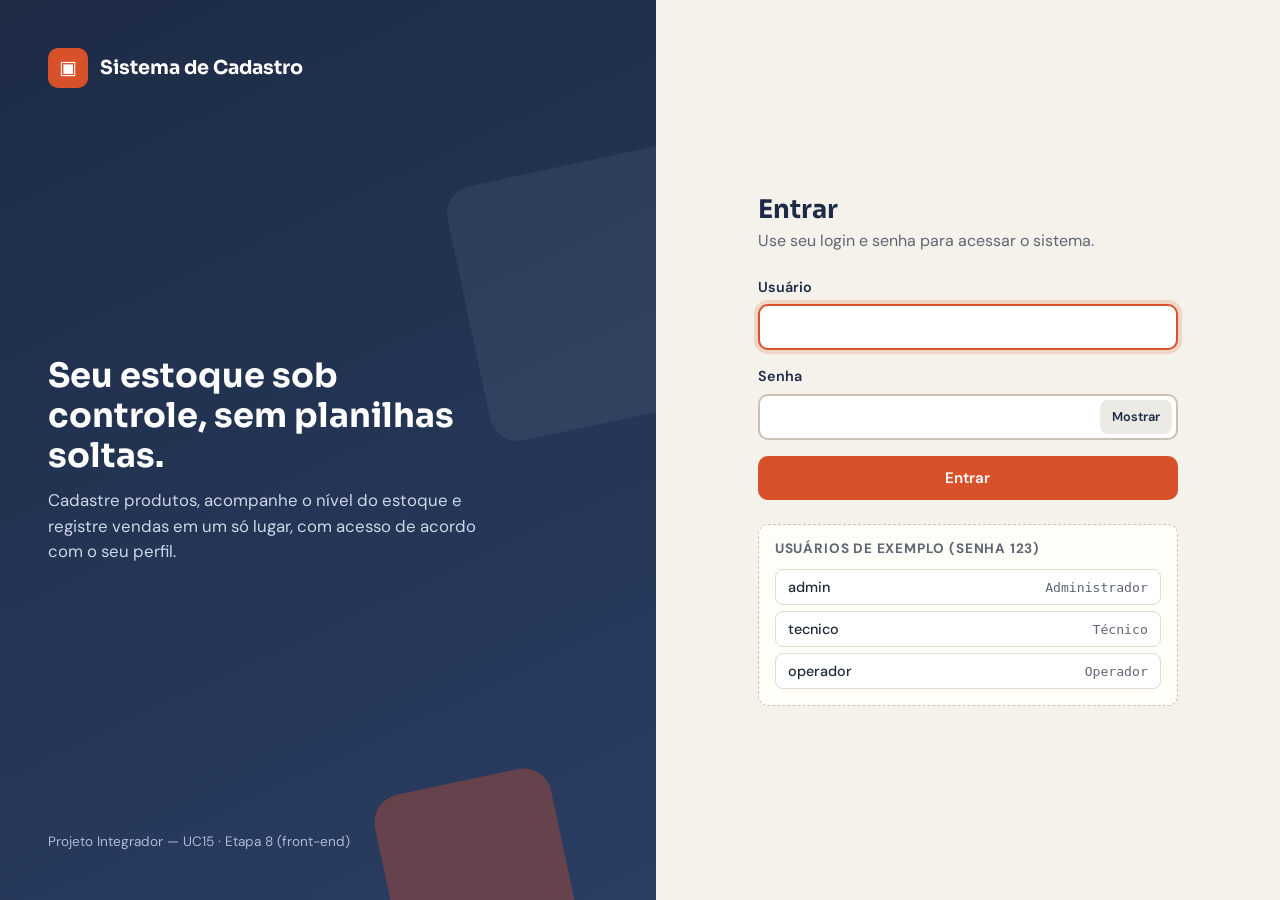
<file: Sistema-de-Cadastro-Frontend/pages/index.html>
<!DOCTYPE html>
<html lang="pt-BR">
<head>
  <meta charset="UTF-8">
  <meta name="viewport" content="width=device-width, initial-scale=1">
  <title>Entrar — Sistema de Cadastro</title>
  <link rel="preconnect" href="https://fonts.googleapis.com">
  <link href="https://fonts.googleapis.com/css2?family=DM+Sans:wght@400;500;600;700&family=Sora:wght@600;700&display=swap" rel="stylesheet">
  <link rel="stylesheet" href="../css/variables.css">
  <link rel="stylesheet" href="../css/base.css">
  <link rel="stylesheet" href="../css/login.css">
</head>
<body>
  <div class="login">
    <section class="login__marca" aria-label="Apresentação">
      <div class="login__logo"><span class="marca__icone" aria-hidden="true">▣</span> Sistema de Cadastro</div>
      <div class="login__texto">
        <h1>Seu estoque sob controle, sem planilhas soltas.</h1>
        <p>Cadastre produtos, acompanhe o nível do estoque e registre vendas em um só lugar, com acesso de acordo com o seu perfil.</p>
      </div>
      <div class="login__rodape">Projeto Integrador — UC15 · Etapa 8 (front-end)</div>
    </section>

    <main class="login__painel">
      <div class="login__caixa">
        <h2>Entrar</h2>
        <p>Use seu login e senha para acessar o sistema.</p>

        <div class="aviso aviso--erro" id="erro-geral" role="alert" hidden></div>

        <form id="form-login" novalidate style="margin-top:16px">
          <div class="campo">
            <label for="login">Usuário</label>
            <input type="text" id="login" name="login" autocomplete="username" autofocus>
          </div>
          <div class="campo">
            <label for="senha">Senha</label>
            <div class="senha-grupo">
              <input type="password" id="senha" name="senha" autocomplete="current-password">
              <button type="button" id="mostrar-senha" aria-pressed="false">Mostrar</button>
            </div>
          </div>
          <button type="submit" class="botao botao--primario" style="width:100%">Entrar</button>
        </form>

        <aside class="login__exemplos" aria-label="Usuários de exemplo">
          <h3>Usuários de exemplo (senha 123)</h3>
          <ul>
            <li><button type="button" data-exemplo="admin">admin <code>Administrador</code></button></li>
            <li><button type="button" data-exemplo="tecnico">tecnico <code>Técnico</code></button></li>
            <li><button type="button" data-exemplo="operador">operador <code>Operador</code></button></li>
          </ul>
        </aside>
      </div>
    </main>
  </div>
  <noscript><p style="padding:16px">Este sistema precisa de JavaScript ativado.</p></noscript>
  <script src="../js/util.js"></script>
  <script src="../js/dados.js"></script>
  <script src="../js/login.js"></script>
</body>
</html>
</file>
<file: Sistema-de-Cadastro-Frontend/css/variables.css>
/* ==========================================================
   Sistema de Cadastro — tokens de design
   Identidade: azul-tinta (confiança) + coral (ação) sobre fundo
   areia. Verde, âmbar e vermelho ficam reservados aos estados
   de estoque e às mensagens de erro.
   ========================================================== */
:root {
  /* Marca */
  --tinta: #1d2b45;
  --tinta-clara: #33466b;
  --coral: #d9512a;
  --coral-escuro: #b8401d;
  --coral-suave: #fdebe4;

  /* Neutros */
  --fundo: #f5f2ec;
  --superficie: #ffffff;
  --borda: #e2ddd2;
  --borda-forte: #c9c2b3;
  --texto: #1f2937;
  --texto-suave: #5f6673;

  /* Estados (texto / fundo) */
  --ok: #1f6f4a;
  --ok-fundo: #e1f3ea;
  --atencao: #8a5a00;
  --atencao-fundo: #fcefcf;
  --critico: #a8400a;
  --critico-fundo: #ffe8d5;
  --perigo: #a4241a;
  --perigo-fundo: #fde6e3;
  --neutro: #4b5563;
  --neutro-fundo: #eceae4;
  --info: #264f93;
  --info-fundo: #e3ecfb;

  /* Tipografia */
  --fonte-titulo: "Sora", "Segoe UI", system-ui, -apple-system, sans-serif;
  --fonte-corpo: "DM Sans", "Segoe UI", system-ui, -apple-system, sans-serif;

  /* Espaçamento, raios e sombras */
  --espaco-1: 4px;
  --espaco-2: 8px;
  --espaco-3: 12px;
  --espaco-4: 16px;
  --espaco-5: 24px;
  --espaco-6: 32px;
  --espaco-7: 48px;
  --raio: 10px;
  --raio-grande: 16px;
  --sombra: 0 1px 2px rgba(29, 43, 69, 0.06), 0 4px 14px rgba(29, 43, 69, 0.06);
  --sombra-forte: 0 12px 40px rgba(29, 43, 69, 0.22);
  --largura-max: 1120px;
}
</file>
<file: Sistema-de-Cadastro-Frontend/css/base.css>
/* Reset e componentes globais (botões, campos, etiquetas, avisos) */
*, *::before, *::after { box-sizing: border-box; }
html { -webkit-text-size-adjust: 100%; }
body {
  margin: 0;
  font-family: var(--fonte-corpo);
  font-size: 16px;
  line-height: 1.5;
  color: var(--texto);
  background: var(--fundo);
}
h1, h2, h3 { font-family: var(--fonte-titulo); color: var(--tinta); margin: 0; line-height: 1.2; }
p { margin: 0; }
a { color: var(--coral-escuro); }
img, svg { max-width: 100%; }
:focus-visible { outline: 3px solid var(--coral); outline-offset: 2px; border-radius: 4px; }
[hidden] { display: none !important; }
.visualmente-oculto {
  position: absolute; width: 1px; height: 1px; margin: -1px; padding: 0;
  overflow: hidden; clip: rect(0 0 0 0); white-space: nowrap; border: 0;
}

/* ---------- Botões ---------- */
.botao {
  display: inline-flex; align-items: center; justify-content: center; gap: var(--espaco-2);
  min-height: 44px; padding: 0 var(--espaco-5);
  font: 600 0.95rem var(--fonte-corpo);
  border-radius: var(--raio); border: 2px solid transparent;
  cursor: pointer; text-decoration: none; transition: background 0.15s, border-color 0.15s, transform 0.05s;
}
.botao:active { transform: translateY(1px); }
.botao--primario { background: var(--coral); color: #fff; }
.botao--primario:hover { background: var(--coral-escuro); }
.botao--secundario { background: var(--superficie); color: var(--tinta); border-color: var(--borda-forte); }
.botao--secundario:hover { border-color: var(--tinta); }
.botao--perigo { background: var(--perigo); color: #fff; }
.botao--perigo:hover { background: #861b13; }
.botao--fantasma { background: transparent; color: var(--tinta); }
.botao--fantasma:hover { background: var(--neutro-fundo); }
.botao--pequeno { min-height: 34px; padding: 0 var(--espaco-3); font-size: 0.85rem; border-radius: 8px; }
.botao[disabled] { opacity: 0.5; cursor: not-allowed; }

/* ---------- Campos ---------- */
.campo { display: flex; flex-direction: column; gap: 6px; margin-bottom: var(--espaco-4); }
.campo label { font-weight: 600; font-size: 0.9rem; color: var(--tinta); }
.campo .dica { font-size: 0.82rem; color: var(--texto-suave); }
input[type="text"], input[type="email"], input[type="password"], input[type="number"],
input[type="search"], select, textarea {
  width: 100%; min-height: 46px; padding: 10px 14px;
  font: 400 1rem var(--fonte-corpo); color: var(--texto);
  background: #fff; border: 2px solid var(--borda-forte); border-radius: var(--raio);
  transition: border-color 0.15s, box-shadow 0.15s;
}
textarea { resize: vertical; min-height: 96px; }
input:focus, select:focus, textarea:focus {
  outline: none; border-color: var(--coral); box-shadow: 0 0 0 4px rgba(217, 81, 42, 0.18);
}
.campo--erro input, .campo--erro select, .campo--erro textarea { border-color: var(--perigo); background: #fffafa; }
.mensagem-campo { min-height: 1.1em; font-size: 0.84rem; font-weight: 500; color: var(--perigo); }

/* ---------- Etiquetas (status e nível) ---------- */
.etiqueta {
  display: inline-flex; align-items: center; gap: 6px;
  padding: 3px 10px; border-radius: 999px;
  font-size: 0.78rem; font-weight: 700; letter-spacing: 0.01em; white-space: nowrap;
}
.etiqueta::before { content: ""; width: 7px; height: 7px; border-radius: 50%; background: currentColor; }
.etiqueta--ok { color: var(--ok); background: var(--ok-fundo); }
.etiqueta--atencao { color: var(--atencao); background: var(--atencao-fundo); }
.etiqueta--critico { color: var(--critico); background: var(--critico-fundo); }
.etiqueta--perigo { color: var(--perigo); background: var(--perigo-fundo); }
.etiqueta--neutro { color: var(--neutro); background: var(--neutro-fundo); }
.etiqueta--info { color: var(--info); background: var(--info-fundo); }

/* ---------- Cartão e avisos ---------- */
.cartao { background: var(--superficie); border: 1px solid var(--borda); border-radius: var(--raio-grande); box-shadow: var(--sombra); }
.aviso {
  padding: var(--espaco-3) var(--espaco-4); border-radius: var(--raio);
  font-size: 0.92rem; font-weight: 500; border: 1px solid transparent;
}
.aviso--erro { color: var(--perigo); background: var(--perigo-fundo); border-color: #f4c3be; }
.aviso--info { color: var(--info); background: var(--info-fundo); border-color: #c4d6f4; }

/* ---------- Notificações (toast) ---------- */
#toasts { position: fixed; right: 16px; bottom: 16px; z-index: 1000; display: flex; flex-direction: column; gap: 8px; max-width: min(380px, calc(100vw - 32px)); }
.toast {
  padding: 12px 16px; border-radius: var(--raio); color: #fff; background: var(--tinta);
  font-weight: 500; box-shadow: var(--sombra-forte); animation: entrar 0.2s ease-out;
}
.toast--ok { background: var(--ok); }
.toast--erro { background: var(--perigo); }
@keyframes entrar { from { opacity: 0; transform: translateY(8px); } to { opacity: 1; transform: none; } }

/* ---------- Diálogo (modal) ---------- */
dialog.modal {
  width: min(480px, calc(100vw - 32px)); padding: 0; border: 0; border-radius: var(--raio-grande);
  box-shadow: var(--sombra-forte); color: var(--texto);
}
dialog.modal::backdrop { background: rgba(20, 28, 46, 0.55); }
.modal__cabecalho { padding: var(--espaco-5) var(--espaco-5) var(--espaco-2); }
.modal__corpo { padding: 0 var(--espaco-5) var(--espaco-4); }
.modal__rodape { display: flex; justify-content: flex-end; gap: var(--espaco-2); padding: var(--espaco-4) var(--espaco-5); background: var(--fundo); border-top: 1px solid var(--borda); }

@media (prefers-reduced-motion: reduce) { * { animation: none !important; transition: none !important; } }
</file>
<file: Sistema-de-Cadastro-Frontend/css/login.css>
/* Tela de login: painel de marca à esquerda, formulário à direita */
.login { min-height: 100vh; display: grid; grid-template-columns: 1.05fr 1fr; }
.login__marca {
  position: relative; overflow: hidden; color: #fff; padding: var(--espaco-7);
  background: linear-gradient(155deg, var(--tinta) 0%, #2a3d63 100%);
  display: flex; flex-direction: column; justify-content: space-between;
}
.login__marca::before, .login__marca::after {
  content: ""; position: absolute; border-radius: 28px; background: rgba(255, 255, 255, 0.06);
  transform: rotate(-12deg);
}
.login__marca::before { width: 260px; height: 260px; right: -70px; top: 18%; }
.login__marca::after { width: 180px; height: 180px; right: 90px; bottom: -60px; background: rgba(217, 81, 42, 0.35); }
.login__logo { display: flex; align-items: center; gap: 12px; font-family: var(--fonte-titulo); font-weight: 700; font-size: 1.2rem; position: relative; z-index: 1; }
.login__logo .marca__icone { width: 40px; height: 40px; font-size: 1.2rem; border-radius: 10px; background: var(--coral); display: grid; place-items: center; }
.login__texto { position: relative; z-index: 1; max-width: 440px; }
.login__texto h1 { color: #fff; font-size: 2.1rem; margin-bottom: var(--espaco-3); }
.login__texto p { color: #cdd6e8; font-size: 1.05rem; }
.login__rodape { font-size: 0.85rem; color: #aebbd6; position: relative; z-index: 1; }
.login__painel { display: flex; align-items: center; justify-content: center; padding: var(--espaco-6); }
.login__caixa { width: min(420px, 100%); }
.login__caixa h2 { font-size: 1.6rem; margin-bottom: 4px; }
.login__caixa > p { color: var(--texto-suave); margin-bottom: var(--espaco-5); }
.senha-grupo { position: relative; }
.senha-grupo input { padding-right: 84px; }
.senha-grupo button {
  position: absolute; right: 6px; top: 6px; min-height: 34px; padding: 0 12px;
  border: 0; border-radius: 8px; background: var(--neutro-fundo); color: var(--tinta);
  font: 600 0.8rem var(--fonte-corpo); cursor: pointer;
}
.login__exemplos { margin-top: var(--espaco-5); padding: var(--espaco-4); border: 1px dashed var(--borda-forte); border-radius: var(--raio); background: #fffdf8; }
.login__exemplos h3 { font-size: 0.85rem; text-transform: uppercase; letter-spacing: 0.06em; color: var(--texto-suave); margin-bottom: var(--espaco-3); font-family: var(--fonte-corpo); }
.login__exemplos ul { list-style: none; margin: 0; padding: 0; display: flex; flex-direction: column; gap: 6px; }
.login__exemplos button {
  width: 100%; display: flex; justify-content: space-between; align-items: center; gap: 8px;
  padding: 8px 12px; border: 1px solid var(--borda); border-radius: 8px; background: #fff;
  font: 500 0.9rem var(--fonte-corpo); color: var(--texto); cursor: pointer; text-align: left;
}
.login__exemplos button:hover { border-color: var(--coral); background: var(--coral-suave); }
.login__exemplos code { font-size: 0.82rem; color: var(--texto-suave); }
@media (max-width: 860px) {
  .login { grid-template-columns: 1fr; }
  .login__marca { padding: var(--espaco-5); min-height: 0; gap: var(--espaco-4); }
  .login__texto h1 { font-size: 1.5rem; }
  .login__rodape { display: none; }
}
</file>
<file: Sistema-de-Cadastro-Frontend/css/layout.css>
/* Estrutura das telas internas: barra superior + área de conteúdo */
.topo {
  position: sticky; top: 0; z-index: 50;
  background: var(--tinta); color: #fff;
  box-shadow: 0 2px 10px rgba(20, 28, 46, 0.25);
}
.topo__interno {
  max-width: var(--largura-max); margin: 0 auto; padding: 0 var(--espaco-5);
  display: flex; align-items: center; gap: var(--espaco-5); min-height: 64px; flex-wrap: wrap;
}
.marca { display: flex; align-items: center; gap: 10px; color: #fff; text-decoration: none; font-family: var(--fonte-titulo); font-weight: 700; font-size: 1.05rem; }
.marca__icone {
  width: 34px; height: 34px; border-radius: 9px; background: var(--coral);
  display: grid; place-items: center; font-size: 1rem;
}
.menu { display: flex; gap: 4px; flex: 1; }
.menu a {
  color: #cdd6e8; text-decoration: none; font-weight: 600; font-size: 0.93rem;
  padding: 8px 14px; border-radius: 8px;
}
.menu a:hover { background: rgba(255, 255, 255, 0.1); color: #fff; }
.menu a[aria-current="page"] { background: rgba(255, 255, 255, 0.16); color: #fff; box-shadow: inset 0 -3px 0 var(--coral); }
.usuario-topo { display: flex; align-items: center; gap: var(--espaco-3); margin-left: auto; }
.usuario-topo__texto { text-align: right; line-height: 1.2; }
.usuario-topo__nome { font-weight: 600; font-size: 0.9rem; }
.usuario-topo__perfil { font-size: 0.75rem; color: #aebbd6; }
.usuario-topo .botao--fantasma { color: #fff; border-color: rgba(255, 255, 255, 0.35); min-height: 36px; padding: 0 14px; font-size: 0.85rem; }
.usuario-topo .botao--fantasma:hover { background: rgba(255, 255, 255, 0.12); }

.pagina { max-width: var(--largura-max); margin: 0 auto; padding: var(--espaco-6) var(--espaco-5) var(--espaco-7); }
.pagina__cabecalho { display: flex; justify-content: space-between; align-items: flex-end; gap: var(--espaco-4); margin-bottom: var(--espaco-5); flex-wrap: wrap; }
.pagina__titulo { font-size: 1.75rem; }
.pagina__subtitulo { color: var(--texto-suave); margin-top: 4px; }
.barra-ferramentas { display: flex; gap: var(--espaco-3); align-items: center; flex-wrap: wrap; margin-bottom: var(--espaco-4); }
.barra-ferramentas .campo { margin: 0; }
.busca { flex: 1; min-width: 220px; }

@media (max-width: 760px) {
  .topo__interno { padding: var(--espaco-2) var(--espaco-4); gap: var(--espaco-2); }
  .menu { order: 3; flex-basis: 100%; overflow-x: auto; padding-bottom: 6px; }
  .menu a { white-space: nowrap; padding: 8px 12px; }
  .usuario-topo__texto { display: none; }
  .pagina { padding: var(--espaco-5) var(--espaco-4) var(--espaco-6); }
  .pagina__titulo { font-size: 1.45rem; }
}
</file>
<file: Sistema-de-Cadastro-Frontend/css/tabelas.css>
/* Tabelas de listagem (viram cartões empilhados em telas estreitas) */
.tabela-caixa { overflow: hidden; }
.tabela { width: 100%; border-collapse: collapse; font-size: 0.93rem; }
.tabela th {
  text-align: left; padding: 12px 16px; background: var(--neutro-fundo); color: var(--tinta);
  font-size: 0.76rem; text-transform: uppercase; letter-spacing: 0.06em; font-weight: 700;
}
.tabela td { padding: 14px 16px; border-top: 1px solid var(--borda); vertical-align: middle; }
.tabela tbody tr:hover { background: #fbf9f4; }
.tabela .numero { text-align: right; font-variant-numeric: tabular-nums; font-weight: 700; }
.tabela__nome { font-weight: 600; color: var(--tinta); }
.tabela__acoes { display: flex; gap: 6px; justify-content: flex-end; flex-wrap: nowrap; }
.tabela-vazia { padding: var(--espaco-7) var(--espaco-5); text-align: center; color: var(--texto-suave); }
.tabela-vazia strong { display: block; color: var(--tinta); font-family: var(--fonte-titulo); font-size: 1.05rem; margin-bottom: 4px; }
.contador { color: var(--texto-suave); font-size: 0.9rem; margin: 0 0 var(--espaco-3); }

@media (max-width: 720px) {
  .tabela thead { display: none; }
  .tabela, .tabela tbody, .tabela tr, .tabela td { display: block; width: 100%; }
  .tabela tr { padding: var(--espaco-3) var(--espaco-4); border-top: 1px solid var(--borda); }
  .tabela tr:first-child { border-top: 0; }
  .tabela td { border: 0; padding: 4px 0; display: flex; justify-content: space-between; gap: var(--espaco-4); text-align: right; }
  .tabela td::before { content: attr(data-label); font-weight: 700; font-size: 0.75rem; text-transform: uppercase; letter-spacing: 0.05em; color: var(--texto-suave); text-align: left; flex-shrink: 0; padding-top: 3px; }
  .tabela td.tabela__acoes-celula::before { content: none; }
  .tabela__acoes { justify-content: flex-start; flex-wrap: wrap; margin-top: 6px; }
  .tabela .numero { text-align: right; }
}
</file>
<file: Sistema-de-Cadastro-Frontend/css/dashboard.css>
/* Painel inicial: indicadores, distribuição por nível e atalhos */
.indicadores { display: grid; grid-template-columns: repeat(auto-fit, minmax(210px, 1fr)); gap: var(--espaco-4); margin-bottom: var(--espaco-5); }
.indicador { padding: var(--espaco-5); position: relative; overflow: hidden; }
.indicador::before { content: ""; position: absolute; left: 0; top: 0; bottom: 0; width: 5px; background: var(--tinta-clara); }
.indicador--alerta::before { background: var(--coral); }
.indicador__rotulo { font-size: 0.8rem; font-weight: 700; text-transform: uppercase; letter-spacing: 0.06em; color: var(--texto-suave); }
.indicador__valor { font-family: var(--fonte-titulo); font-size: 2.3rem; font-weight: 700; color: var(--tinta); line-height: 1.1; margin-top: 6px; }
.indicador__nota { font-size: 0.85rem; color: var(--texto-suave); margin-top: 2px; }
.painel-duplo { display: grid; grid-template-columns: 1.1fr 1fr; gap: var(--espaco-4); margin-bottom: var(--espaco-5); }
.painel { padding: var(--espaco-5); }
.painel h2 { font-size: 1.1rem; margin-bottom: var(--espaco-4); }
.barra-niveis { display: flex; height: 22px; border-radius: 999px; overflow: hidden; background: var(--neutro-fundo); }
.barra-niveis__parte { height: 100%; min-width: 0; transition: width 0.3s; }
.legenda { list-style: none; margin: var(--espaco-4) 0 0; padding: 0; display: grid; grid-template-columns: 1fr 1fr; gap: 8px var(--espaco-4); }
.legenda li { display: flex; align-items: center; gap: 8px; font-size: 0.9rem; }
.legenda__cor { width: 12px; height: 12px; border-radius: 4px; flex-shrink: 0; }
.legenda strong { margin-left: auto; font-variant-numeric: tabular-nums; }
.lista-atencao { list-style: none; margin: 0; padding: 0; }
.lista-atencao li { display: flex; justify-content: space-between; align-items: center; gap: var(--espaco-3); padding: 10px 0; border-top: 1px solid var(--borda); }
.lista-atencao li:first-child { border-top: 0; padding-top: 0; }
.lista-atencao a { color: var(--tinta); font-weight: 600; text-decoration: none; }
.lista-atencao a:hover { text-decoration: underline; }
.lista-atencao small { display: block; color: var(--texto-suave); font-weight: 400; }
.atalhos { display: flex; gap: var(--espaco-3); flex-wrap: wrap; }
.rodape-painel { margin-top: var(--espaco-6); font-size: 0.85rem; color: var(--texto-suave); display: flex; gap: var(--espaco-3); align-items: center; flex-wrap: wrap; }
@media (max-width: 860px) { .painel-duplo { grid-template-columns: 1fr; } }
</file>
<file: Sistema-de-Cadastro-Frontend/css/formularios.css>
/* Formulários de cadastro (usuário e produto) */
.formulario { max-width: 720px; padding: var(--espaco-6); }
.linha-campos { display: grid; grid-template-columns: 1fr 1fr; gap: var(--espaco-4); }
.previa-nivel { display: flex; align-items: center; gap: var(--espaco-2); font-size: 0.85rem; color: var(--texto-suave); min-height: 26px; }
.formulario__acoes { display: flex; gap: var(--espaco-3); justify-content: flex-end; margin-top: var(--espaco-5); padding-top: var(--espaco-5); border-top: 1px solid var(--borda); flex-wrap: wrap; }
.grupo-senha { position: relative; }
.grupo-senha input { padding-right: 84px; }
.grupo-senha button {
  position: absolute; right: 6px; top: 6px; min-height: 34px; padding: 0 12px; border: 0; border-radius: 8px;
  background: var(--neutro-fundo); color: var(--tinta); font: 600 0.8rem var(--fonte-corpo); cursor: pointer;
}
.resumo-erros { margin-bottom: var(--espaco-4); }
.resumo-venda { background: var(--fundo); border-radius: var(--raio); padding: var(--espaco-3) var(--espaco-4); margin-bottom: var(--espaco-4); display: grid; gap: 6px; font-size: 0.92rem; }
.resumo-venda div { display: flex; justify-content: space-between; align-items: center; gap: var(--espaco-3); }
.resumo-venda span:first-child { color: var(--texto-suave); }
@media (max-width: 640px) {
  .formulario { padding: var(--espaco-4); }
  .linha-campos { grid-template-columns: 1fr; }
  .formulario__acoes .botao { flex: 1; }
}
</file>
